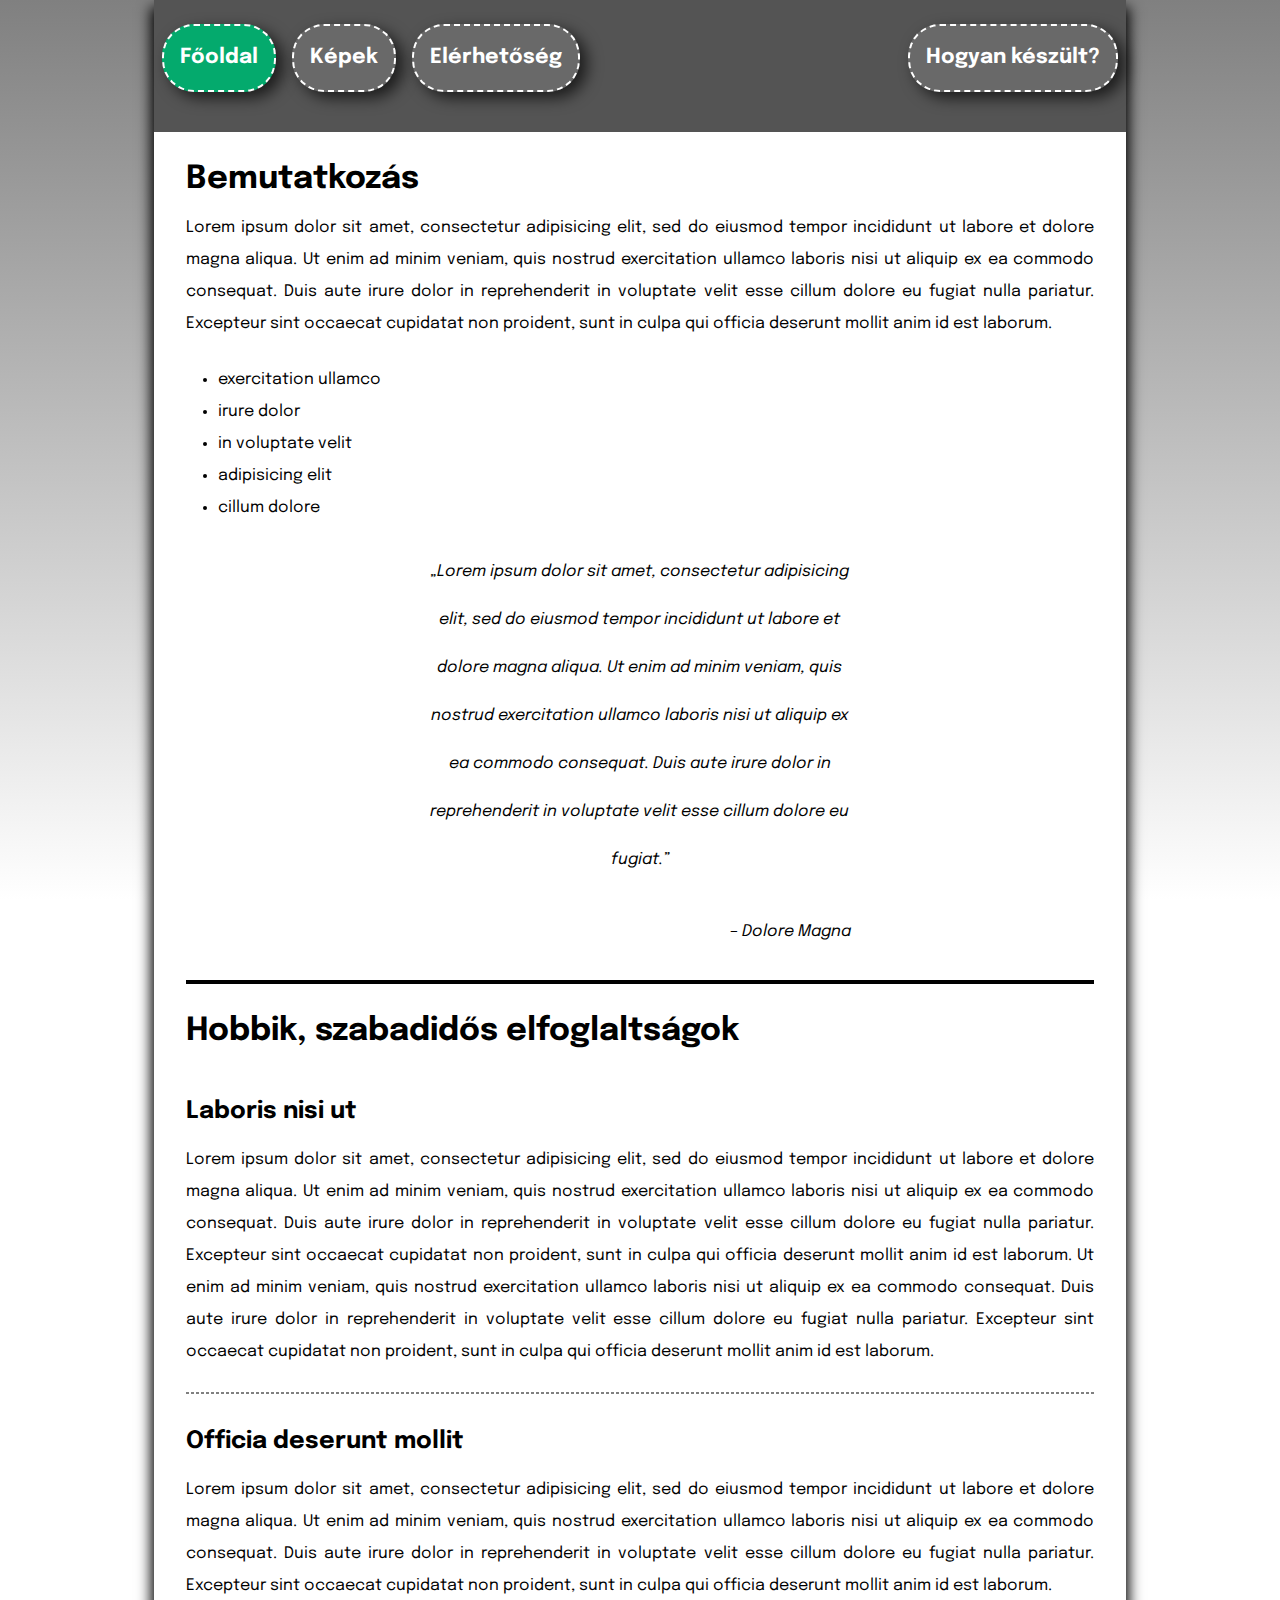
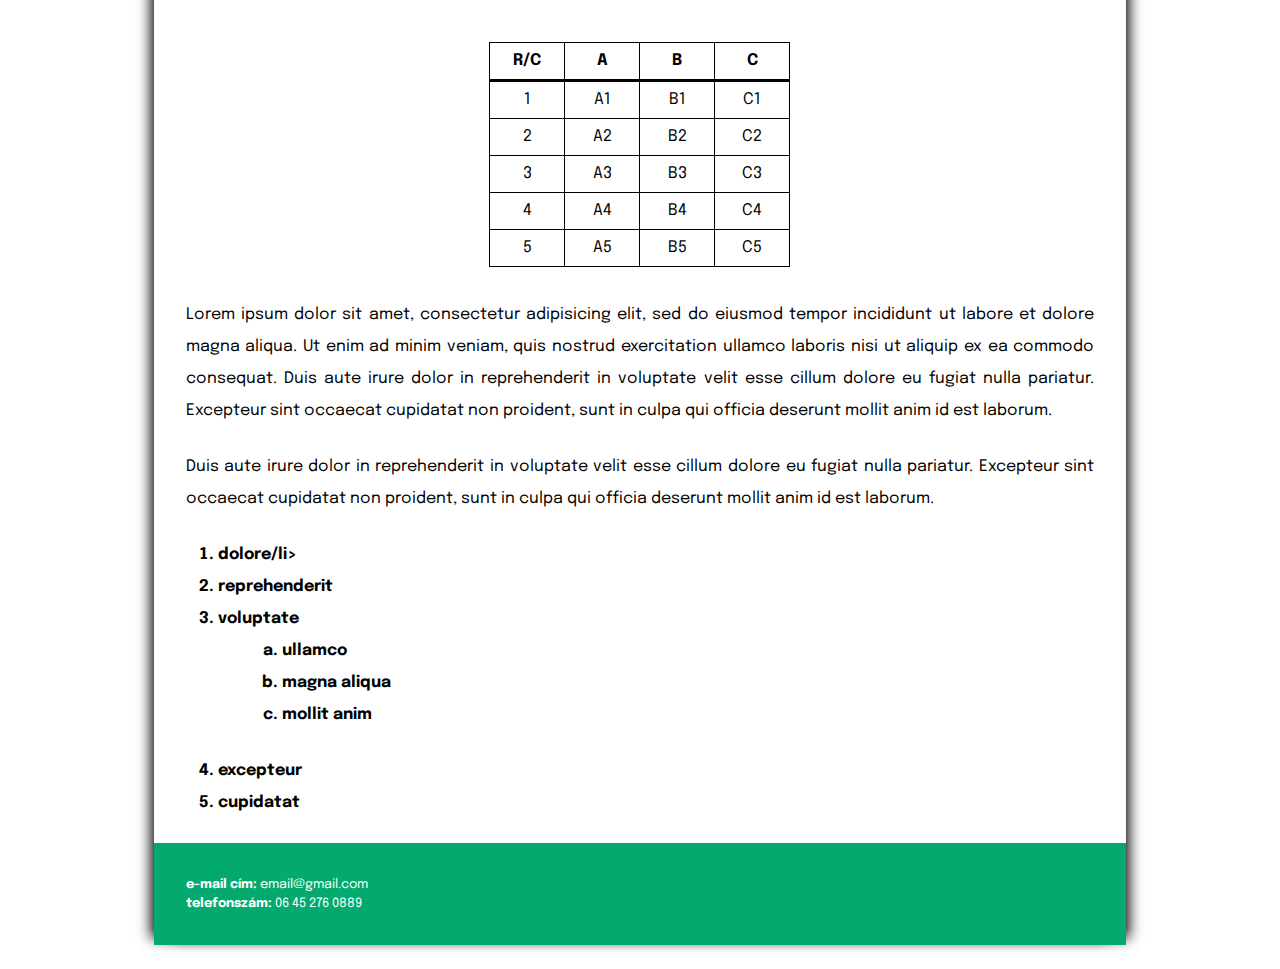
<file: index.html>
<!DOCTYPE html>
<html>
<head>
	<meta charset="utf-8">
	<meta name="viewport" content="width=device-width, initial-scale=1">
	<title>Főoldal</title>
		<link rel = "icon" href = "css/kepek/icon.png" type = "image/x-icon">
		<link rel="stylesheet" type="text/css" href="css/main.css">
		<link rel="preconnect" href="https://fonts.googleapis.com">
		<link rel="preconnect" href="https://fonts.gstatic.com" crossorigin>
		<link href="https://fonts.googleapis.com/css2?family=Epilogue:ital,wght@0,400;0,700;1,400;1,700&display=swap" rel="stylesheet">
</head>

<body>
<div class="oldaltorzs">
	<header>
		<div class="menusor flex1">
			<a href="index.html">
				<div class="gomb aktiv"> Főoldal </div>
			</a>

			<a href="kepek.html">
				<div class="gomb">Képek</div>
			</a>

			<a href="elerhetoseg.html">
				<div class="gomb">Elérhetőség</div>
			</a>

			<div class="nyujtas">
					<a href="hogyan_keszult.html">
						<div class="gomb jobbra">
							 Hogyan készült?
						</div>
					</a>
			</div>
		</div>
	</header>

<h1>Bemutatkozás</h1>
	<p>Lorem ipsum dolor sit amet, consectetur adipisicing elit, sed do eiusmod
	tempor incididunt ut labore et dolore magna aliqua. Ut enim ad minim veniam,
	quis nostrud exercitation ullamco laboris nisi ut aliquip ex ea commodo
	consequat. Duis aute irure dolor in reprehenderit in voluptate velit esse
	cillum dolore eu fugiat nulla pariatur. Excepteur sint occaecat cupidatat non
	proident, sunt in culpa qui officia deserunt mollit anim id est laborum.
	</p>
	<ul>
		<li>exercitation ullamco</li>
		<li>irure dolor</li>
		<li>in voluptate velit</li>
		<li>adipisicing elit</li>
		<li>cillum dolore</li>
	</ul>
	<div class="idezet">
		<p>„Lorem ipsum dolor sit amet, consectetur adipisicing elit, sed do eiusmod
		tempor incididunt ut labore et dolore magna aliqua. Ut enim ad minim veniam,
		quis nostrud exercitation ullamco laboris nisi ut aliquip ex ea commodo
		consequat. Duis aute irure dolor in reprehenderit in voluptate velit esse
		cillum dolore eu fugiat.”</p>
		<p style="text-align: right;">– Dolore Magna</p>
	</div>

<hr style="border: 2px solid black">

<h1>Hobbik, szabadidős elfoglaltságok</h1>
	<h2>Laboris nisi ut</h2>
		<p>Lorem ipsum dolor sit amet, consectetur adipisicing elit, sed do eiusmod
		tempor incididunt ut labore et dolore magna aliqua. Ut enim ad minim veniam,
		quis nostrud exercitation ullamco laboris nisi ut aliquip ex ea commodo
		consequat. Duis aute irure dolor in reprehenderit in voluptate velit esse
		cillum dolore eu fugiat nulla pariatur. Excepteur sint occaecat cupidatat non
		proident, sunt in culpa qui officia deserunt mollit anim id est laborum. Ut enim ad minim veniam, quis nostrud exercitation ullamco laboris nisi ut aliquip ex ea commodo
		consequat. Duis aute irure dolor in reprehenderit in voluptate velit esse
		cillum dolore eu fugiat nulla pariatur. Excepteur sint occaecat cupidatat non
		proident, sunt in culpa qui officia deserunt mollit anim id est laborum.
		</p>
	<hr style="border-style: dashed;">
	<h2>Officia deserunt mollit</h2>
		<p>Lorem ipsum dolor sit amet, consectetur adipisicing elit, sed do eiusmod
		tempor incididunt ut labore et dolore magna aliqua. Ut enim ad minim veniam,
		quis nostrud exercitation ullamco laboris nisi ut aliquip ex ea commodo
		consequat. Duis aute irure dolor in reprehenderit in voluptate velit esse
		cillum dolore eu fugiat nulla pariatur. Excepteur sint occaecat cupidatat non
		proident, sunt in culpa qui officia deserunt mollit anim id est laborum.
		</p>
		<table>
			<tr style="border-bottom: 3px solid black;">
				<th>R/C</th>
				<th>A</th>
				<th>B</th>
				<th>C</th>
			</tr>
			<tr>
				<td>1</th>
				<td>A1</th>
				<td>B1</th>
				<td>C1</th>
			</tr>
			<tr>
				<td>2</th>
				<td>A2</th>
				<td>B2</th>
				<td>C2</th>
			</tr>
			<tr>
				<td>3</th>
				<td>A3</th>
				<td>B3</th>
				<td>C3</th>
			</tr>
			<tr>
				<td>4</th>
				<td>A4</th>
				<td>B4</th>
				<td>C4</th>
			</tr>
			<tr>
				<td>5</th>
				<td>A5</th>
				<td>B5</th>
				<td>C5</th>
			</tr>
		</table>


		<p>Lorem ipsum dolor sit amet, consectetur adipisicing elit, sed do eiusmod
		tempor incididunt ut labore et dolore magna aliqua. Ut enim ad minim veniam,
		quis nostrud exercitation ullamco laboris nisi ut aliquip ex ea commodo
		consequat. Duis aute irure dolor in reprehenderit in voluptate velit esse
		cillum dolore eu fugiat nulla pariatur. Excepteur sint occaecat cupidatat non
		proident, sunt in culpa qui officia deserunt mollit anim id est laborum.
		</p>
		<p>Duis aute irure dolor in reprehenderit in voluptate velit esse
		cillum dolore eu fugiat nulla pariatur. Excepteur sint occaecat cupidatat non
		proident, sunt in culpa qui officia deserunt mollit anim id est laborum.
		</p>

		<ol style="font-weight: bold;">
			<li>dolore/li>
			<li>reprehenderit</li>
			<li>voluptate</li>	
				<ol type="a">
					<li>ullamco</li>
					<li>magna aliqua</li>
					<li>mollit anim</li>
				</ol>
			<li>excepteur</li>
			<li>cupidatat</li>
		</ol>

<footer>
	<div class="lablec">
		<b>e-mail cím:</b> email@gmail.com<br>
		<b>telefonszám:</b> 06 45 276 0889
	</div>
</footer>

</div>








</body>
</html>
</file>
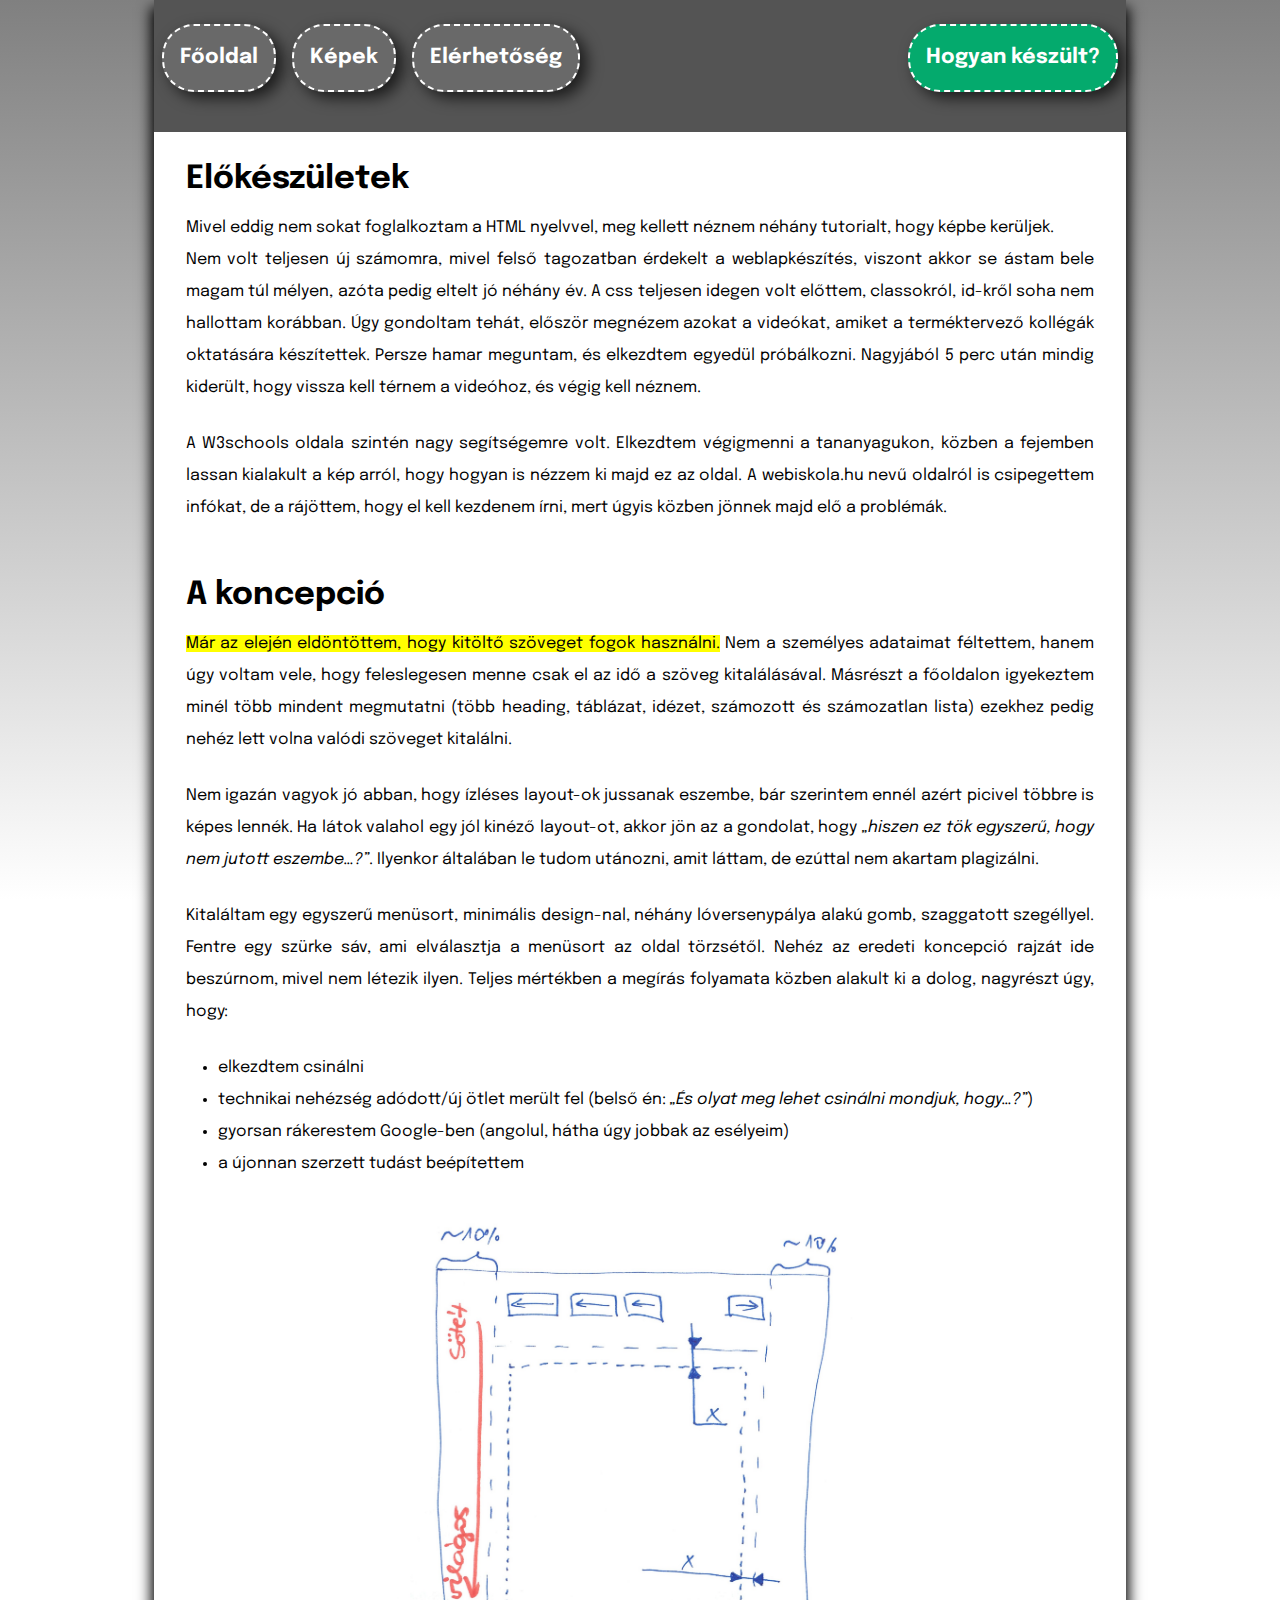
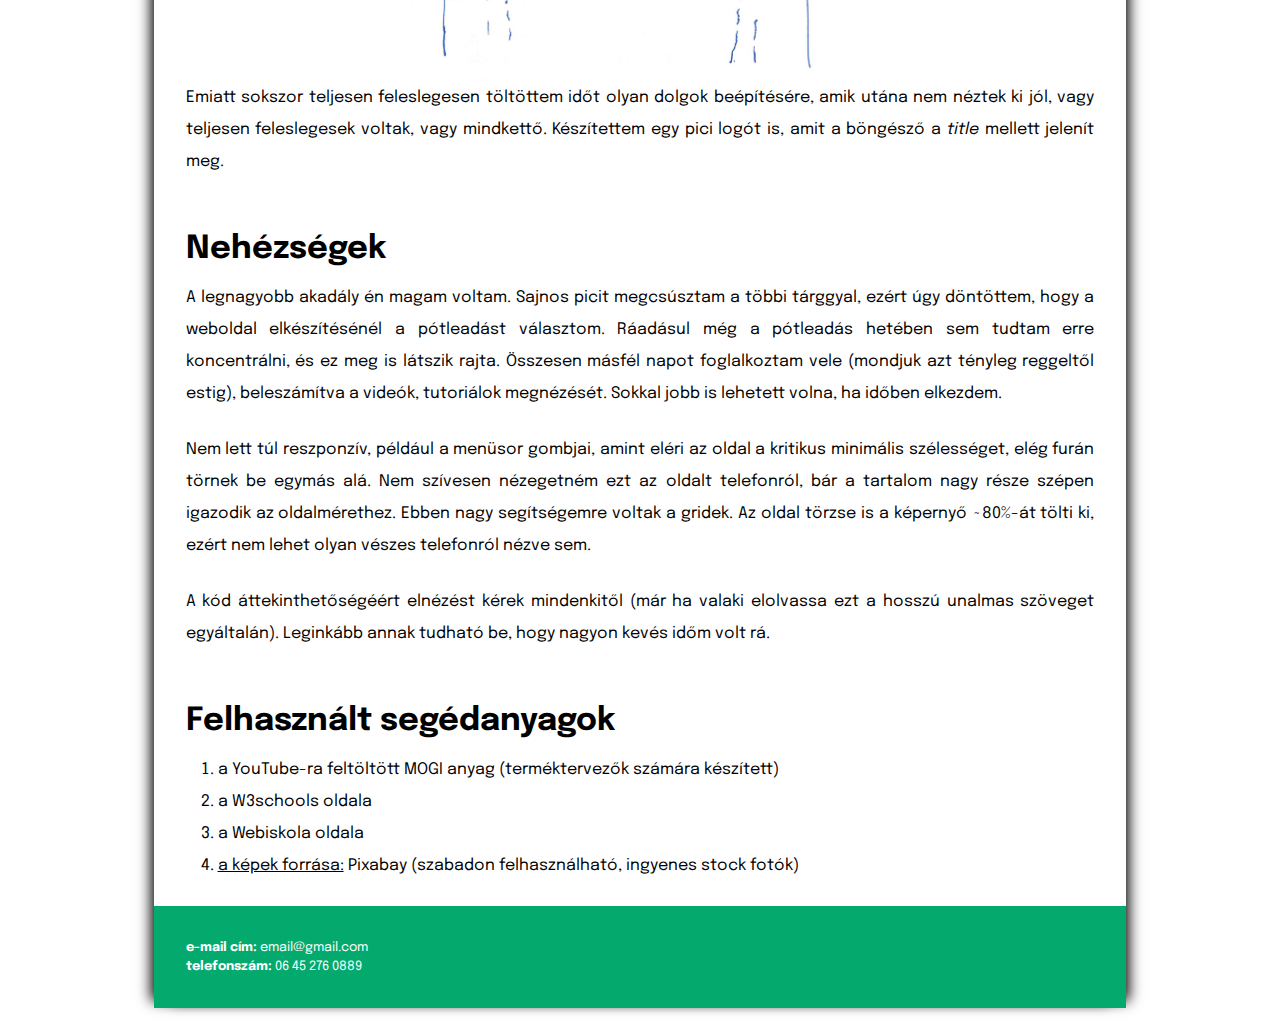
<file: hogyan_keszult.html>
<!DOCTYPE html>
<html>
<head>
	<meta charset="utf-8">
	<meta name="viewport" content="width=device-width, initial-scale=1">
	<title>Hogyan készült?</title>
		<link rel = "icon" href = "css/kepek/icon.png" type = "image/x-icon">
		<link rel="stylesheet" type="text/css" href="css/main.css">
		<link rel="preconnect" href="https://fonts.googleapis.com">
		<link rel="preconnect" href="https://fonts.gstatic.com" crossorigin>
		<link href="https://fonts.googleapis.com/css2?family=Epilogue:ital,wght@0,400;0,700;1,400;1,700&display=swap" rel="stylesheet">
</head>
<body>

<div class="oldaltorzs">
	<header>
		<div class="menusor flex1">
			<a href="index.html">
				<div class="gomb"> Főoldal </div>
			</a>

			<a href="kepek.html">
				<div class="gomb">Képek</div>
			</a>

			<a href="elerhetoseg.html">
				<div class="gomb">Elérhetőség</div>
			</a>

			<div class="nyujtas">
					<a href="hogyan_keszult.html">
						<div class="gomb aktiv jobbra">
							 Hogyan készült?
						</div>
					</a>
			</div>
		</div>
	</header>


	<h1>Előkészületek</h1>
		<p>Mivel eddig nem sokat foglalkoztam a HTML nyelvvel, meg kellett néznem néhány tutorialt, hogy képbe kerüljek.<br>Nem volt teljesen új számomra, mivel felső tagozatban érdekelt a weblapkészítés, viszont akkor se ástam bele magam túl mélyen, azóta pedig eltelt jó néhány év. A css teljesen idegen volt előttem, classokról, id-kről soha nem hallottam korábban. Úgy gondoltam tehát, először megnézem azokat a videókat, amiket a terméktervező kollégák oktatására készítettek. Persze hamar meguntam, és elkezdtem egyedül próbálkozni. Nagyjából 5 perc után mindig kiderült, hogy vissza kell térnem a videóhoz, és végig kell néznem.</p>
		<p>A W3schools oldala szintén nagy segítségemre volt. Elkezdtem végigmenni a tananyagukon, közben a fejemben lassan kialakult a kép arról, hogy hogyan is nézzem ki majd ez az oldal. A webiskola.hu nevű oldalról is csipegettem infókat, de a rájöttem, hogy el kell kezdenem írni, mert úgyis közben jönnek majd elő a problémák.</p>
	<h1>A koncepció</h1>
		<p><mark>Már az elején eldöntöttem, hogy kitöltő szöveget fogok használni.</mark> Nem a személyes adataimat féltettem, hanem úgy voltam vele, hogy feleslegesen menne csak el az idő a szöveg kitalálásával. Másrészt a főoldalon igyekeztem minél több mindent megmutatni (több heading, táblázat, idézet, számozott és számozatlan lista) ezekhez pedig nehéz lett volna valódi szöveget kitalálni. </p>
		<p>Nem igazán vagyok jó abban, hogy ízléses layout-ok jussanak eszembe, bár szerintem ennél azért picivel többre is képes lennék. Ha látok valahol egy jól kinéző layout-ot, akkor jön az a gondolat, hogy <em>„hiszen ez tök egyszerű, hogy nem jutott eszembe…?”</em>. Ilyenkor általában le tudom utánozni, amit láttam, de ezúttal nem akartam plagizálni.</p>
		<p>Kitaláltam egy egyszerű menüsort, minimális design-nal, néhány lóversenypálya alakú gomb, szaggatott szegéllyel. Fentre egy szürke sáv, ami elválasztja a menüsort az oldal törzsétől. Nehéz az eredeti koncepció rajzát ide beszúrnom, mivel nem létezik ilyen. Teljes mértékben a megírás folyamata közben alakult ki a dolog, nagyrészt úgy, hogy:</p>
			<ul>
				<li>elkezdtem csinálni</li>
				<li>technikai nehézség adódott/új ötlet merült fel (belső én: <em>„És olyat meg lehet csinálni mondjuk, hogy…?”</em>)</li>
				<li>gyorsan rákerestem Google-ben (angolul, hátha úgy jobbak az esélyeim)</li>
				<li>a újonnan szerzett tudást beépítettem</li>
			</ul>

		<img src="css/kepek/img7.jpg" class="koncepcio" alt="A koncepció rajza">
		
		<p>Emiatt sokszor teljesen feleslegesen töltöttem időt olyan dolgok beépítésére, amik utána nem néztek ki jól, vagy teljesen feleslegesek voltak, vagy mindkettő. Készítettem egy pici logót is, amit a böngésző a <em>title</em> mellett jelenít meg.</p>
	<h1>Nehézségek</h1>
		<p>A legnagyobb akadály én magam voltam. Sajnos picit megcsúsztam a többi tárggyal, ezért úgy döntöttem, hogy a weboldal elkészítésénél a pótleadást választom. Ráadásul még a pótleadás hetében sem tudtam erre koncentrálni, és ez meg is látszik rajta. Összesen másfél napot foglalkoztam vele (mondjuk azt tényleg reggeltől estig), beleszámítva a videók, tutoriálok megnézését. Sokkal jobb is lehetett volna, ha időben elkezdem.</p>
		<p>Nem lett túl reszponzív, például a menüsor gombjai, amint eléri az oldal a kritikus minimális szélességet, elég furán törnek be egymás alá. Nem szívesen nézegetném ezt az oldalt telefonról, bár a tartalom nagy része szépen igazodik az oldalmérethez. Ebben nagy segítségemre voltak a gridek. Az oldal törzse is a képernyő ~80%-át tölti ki, ezért nem lehet olyan vészes telefonról nézve sem.</p>
		<p>A kód áttekinthetőségéért elnézést kérek mindenkitől (már ha valaki elolvassa ezt a hosszú unalmas szöveget egyáltalán). Leginkább annak tudható be, hogy nagyon kevés időm volt rá.</p>
	<h1>Felhasznált segédanyagok</h1>
		<ol>
			<li>a YouTube-ra feltöltött MOGI anyag (terméktervezők számára készített)</li>
			<li>a W3schools oldala</li>
			<li>a Webiskola oldala</li>
			<li><u>a képek forrása:</u> Pixabay (szabadon felhasználható, ingyenes stock fotók)</li>
		</ol>



<footer>
	<div class="lablec">
		<b>e-mail cím:</b> email@gmail.com<br>
		<b>telefonszám:</b> 06 45 276 0889
	</div>
</footer>


</div>






</body>
</html>
</file>
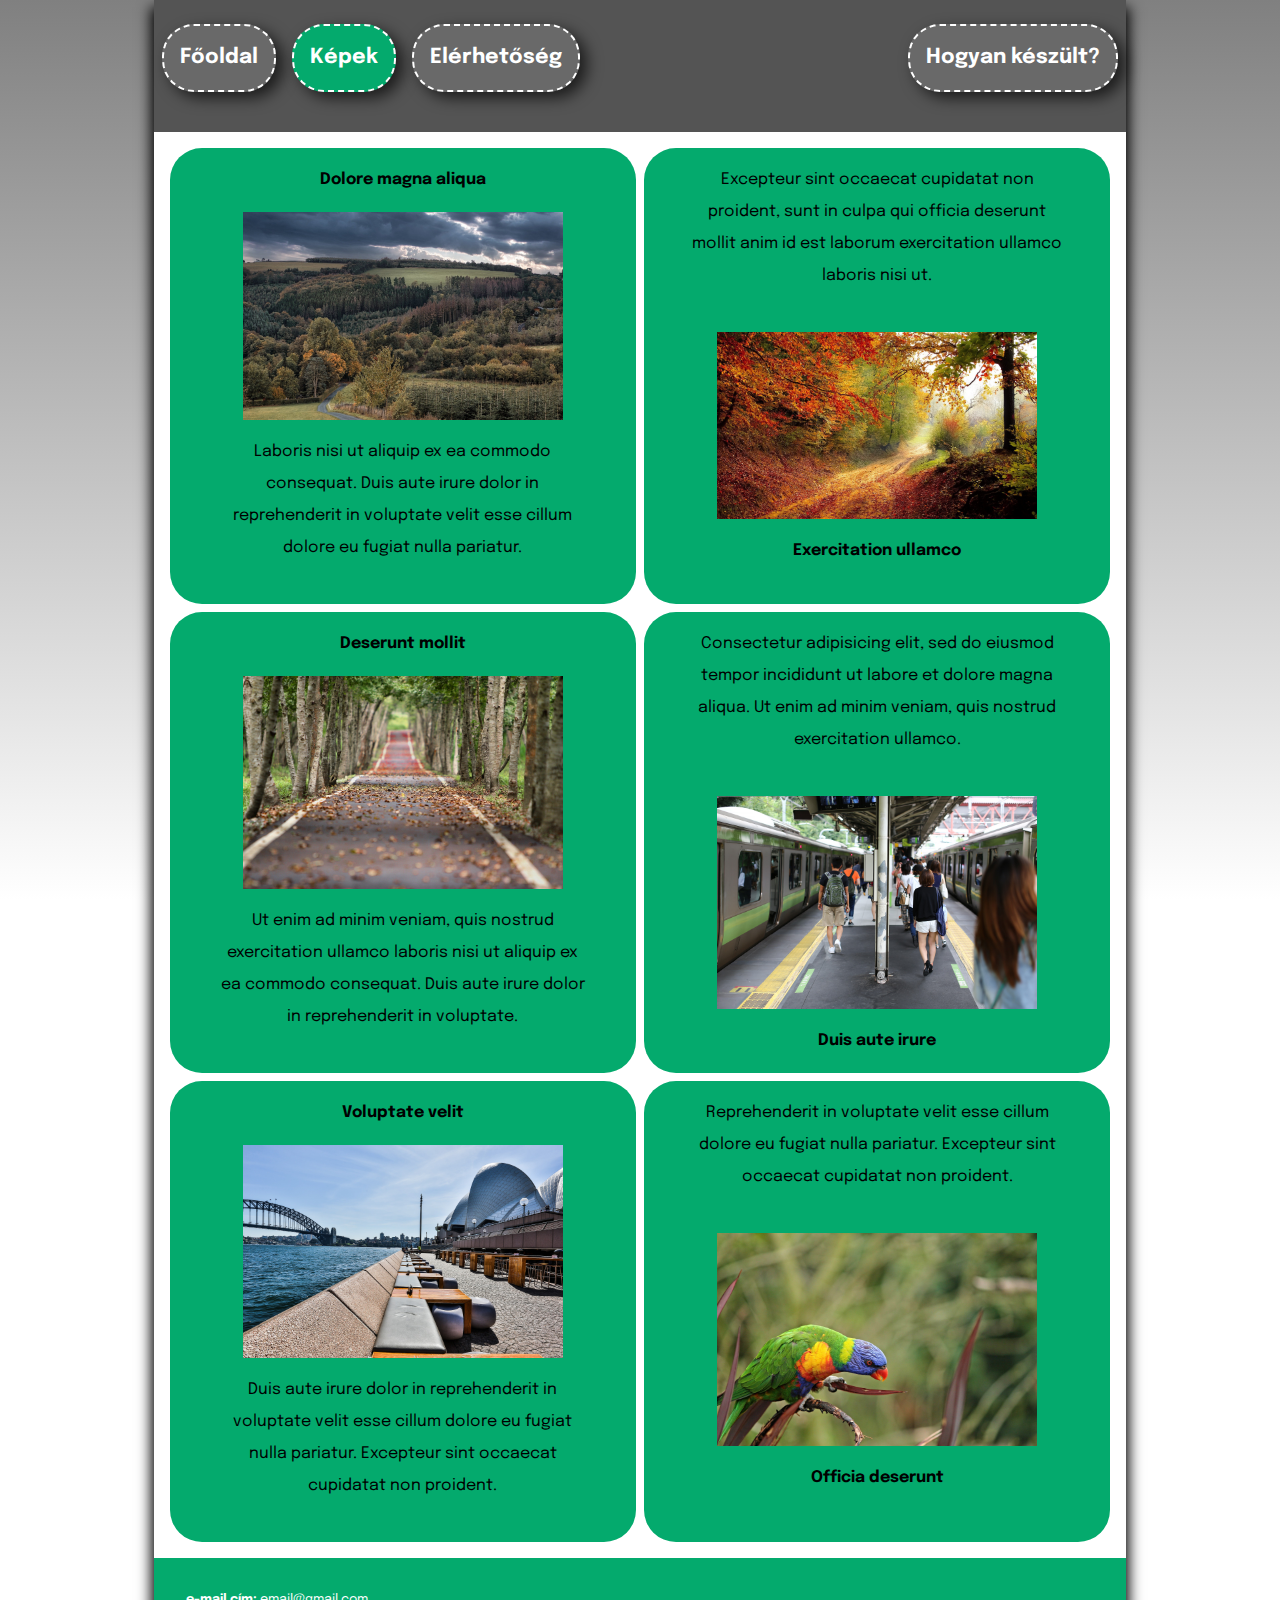
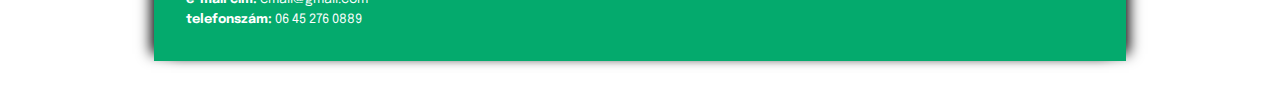
<file: kepek.html>
<!DOCTYPE html>
<html>
<head>
	<meta charset="utf-8">
	<meta name="viewport" content="width=device-width, initial-scale=1">
	<title>Képek</title>

	<link rel = "icon" href = "css/kepek/icon.png" type = "image/x-icon">
	<link rel="stylesheet" type="text/css" href="css/main.css">
	<link rel="preconnect" href="https://fonts.googleapis.com">
	<link rel="preconnect" href="https://fonts.gstatic.com" crossorigin>
	<link href="https://fonts.googleapis.com/css2?family=Epilogue:ital,wght@0,400;0,700;1,400;1,700&display=swap" rel="stylesheet">
</head>

<body>
<div class="oldaltorzs">
	<header>
		<div class="menusor flex1">
			<a href="index.html">
				<div class="gomb"> Főoldal </div>
			</a>

			<a href="kepek.html">
				<div class="gomb aktiv">Képek</div>
			</a>

			<a href="elerhetoseg.html">
				<div class="gomb">Elérhetőség</div>
			</a>

			<div class="nyujtas">
					<a href="hogyan_keszult.html">
						<div class="gomb jobbra">
							 Hogyan készült?
						</div>
					</a>
			</div>
		</div>
	</header>

<div class="grid1">
	<div class="kartya">
		<span>Dolore magna aliqua</span>
		<img src="css/kepek/img1.jpg" alt="Reprehenderit in voluptate">
		<p>Laboris nisi ut aliquip ex ea commodo
		consequat. Duis aute irure dolor in reprehenderit in voluptate velit esse
		cillum dolore eu fugiat nulla pariatur.</p>
	</div>

	<div class="kartya">
		<p>Excepteur sint occaecat cupidatat non
		proident, sunt in culpa qui officia deserunt mollit anim id est laborum exercitation ullamco laboris nisi ut.</p>
		<img src="css/kepek/img2.jpg" alt="Ez itt egy kép, de nem töltött be rendesen…">
		<span>Exercitation ullamco</span>
	</div>

	<div class="kartya">
		<span>Deserunt mollit</span>
		<img src="css/kepek/img3.jpg" alt="Ez itt egy kép, de nem töltött be rendesen…">
		<p>Ut enim ad minim veniam,
		quis nostrud exercitation ullamco laboris nisi ut aliquip ex ea commodo
		consequat. Duis aute irure dolor in reprehenderit in voluptate.</p>
	</div>

	<div class="kartya">
		<p>Consectetur adipisicing elit, sed do eiusmod
		tempor incididunt ut labore et dolore magna aliqua. Ut enim ad minim veniam,
		quis nostrud exercitation ullamco.</p>
		<img src="css/kepek/img4.jpg" alt="Ez itt egy kép, de nem töltött be rendesen…">
		<span>Duis aute irure</span>
	</div>

	<div class="kartya">
		<span>Voluptate velit</span>
		<img src="css/kepek/img5.jpg" alt="Ez itt egy kép, de nem töltött be rendesen…">
		<p>Duis aute irure dolor in reprehenderit in voluptate velit esse
		cillum dolore eu fugiat nulla pariatur. Excepteur sint occaecat cupidatat non
		proident.</p>
	</div>

	<div class="kartya">
		<p>Reprehenderit in voluptate velit esse
		cillum dolore eu fugiat nulla pariatur. Excepteur sint occaecat cupidatat non
		proident.</p>
		<img src="css/kepek/img6.jpg" alt="Ez itt egy kép, de nem töltött be rendesen…">
		<span>Officia deserunt</span>
	</div>
</div>

<footer>
	<div class="lablec">
		<b>e-mail cím:</b> email@gmail.com<br>
		<b>telefonszám:</b> 06 45 276 0889
	</div>
</footer>


</div>



</body>
</html>
</file>
<file: css/main.css>
body{
	font-family: 'Epilogue', sans-serif;
	background-image: linear-gradient(to bottom, grey, white);
	background-attachment: fixed;
	line-height: 2rem;
	padding: 0rem 2rem 1.5rem 2rem;
	text-align: justify;
}

*, *::before, *::after{
	margin: 0px;
	padding: 0px;
}

p{
	padding: 0rem 2rem 1.5rem 2rem;

}
h1, h2, h3, h4, h5, h6{
	text-align: left;
	padding: 2rem 2rem 1rem 2rem;
}
ul, ol{
	padding: 0rem 2rem 1.5rem 4rem;
	text-align: left;

}
hr{
	margin: 0rem 2rem;
}
table, tr, td, th{
	min-width: 4rem;
	text-align: center;
	margin: 1rem auto 2rem auto;
	padding: 2px 5px;
	border: 1px solid black;
	border-collapse: collapse;
}


.oldaltorzs{
	width: 80%;
	margin: auto;
	background-color: white;
	-webkit-box-shadow: -10px 0px 13px -7px #000000, 10px 0px 13px -7px #000000, 7px 6px 15px 0px rgba(0,0,0,0); 
	box-shadow: -10px 0px 13px -7px #000000, 10px 0px 13px -7px #000000, 7px 6px 15px 0px rgba(0,0,0,0);
}
.menusor{
	background-color: #545454;
	padding-top: 1rem;
	padding-bottom: 2rem;
}
.gomb{
	display: inline-block;
	border: 2px dashed; black;
	margin: .5rem;
	padding: 1rem;
	border-radius: 2rem;
	font-size: 1.3rem;
	font-weight: bold;
	color: white;
	background-color: dimgray;
	min-width: max-content;

	-webkit-box-shadow: 7px 6px 15px 0px rgba(0,0,0,0.67); 
	box-shadow: 7px 6px 15px 0px rgba(0,0,0,0.67);
	transition: .5s;
}
.gomb:hover{
	background-color: white;
	color: dimgray;
	cursor: pointer;
}
.jobbra{
	float: right;
}
.flex1{
	display: flex;
	flex-wrap: wrap;
}
.nyujtas{
	margin: 0;
	padding: 0;
	flex-grow: 1;
	text-align: right;
}
.aktiv{
	background-color: #04AA6D;
}
.idezet{
	width: 50%;
	margin: auto;
	text-align: center;
	font-style: italic;
	line-height: 3rem;
}
.lablec{
	background-color: #04AA6D;
	color: white;
	padding: 2rem 2rem 2rem 2rem;
	font-size: 0.8rem;
	line-height: 1.2rem;
}
.kartya{
	vertical-align: top;
	background-color: #04AA6D;
	border-radius: 2px solid black;
	border-radius: 2rem;
	padding: 1rem;
	margin: rem;
	text-align: center;
	display: inline-block;
}
.kartya img{
	max-height: 20rem;
	max-width: 20rem;
	display: block;
	margin: 1rem auto;
}
.koncepcio{
	display: block;
	max-width: 50%;
	max-height: 40rem;
	margin: auto;
}
.grid1{
	display: grid;
	grid-template-columns: repeat(auto-fit, minmax(22rem, 1fr));
	grid-gap: 0.5rem;
	margin: 1rem;
}
span{
	font-weight: bold;
}
</file>
